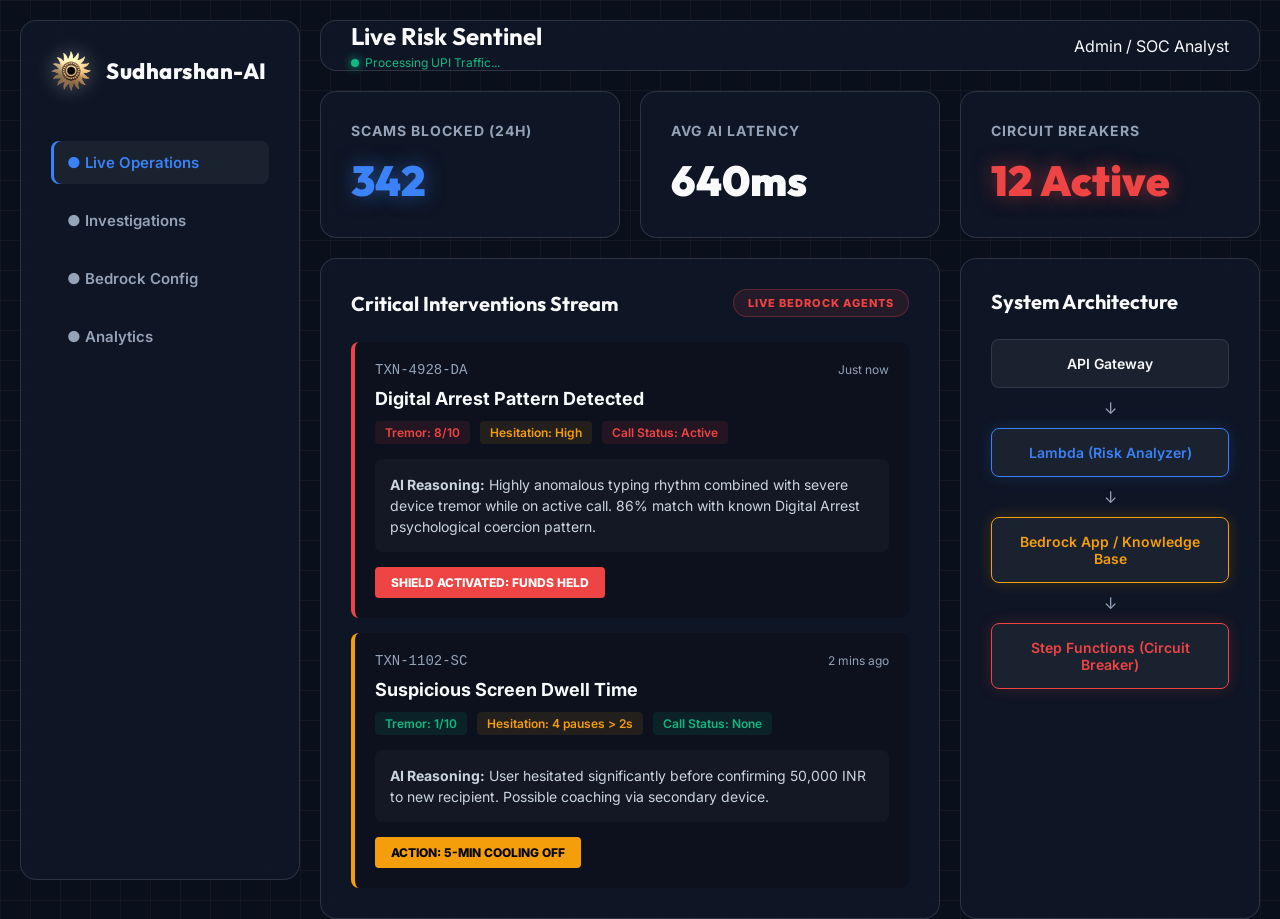
<file: src/web/dashboard/index.html>
<!DOCTYPE html>
<html lang="en">

<head>
    <meta charset="UTF-8">
    <meta name="viewport" content="width=device-width, initial-scale=1.0">
    <title>Sudharshan-AI | Admin Risk Dashboard</title>
    <link rel="stylesheet" href="index.css">
    <link
        href="https://fonts.googleapis.com/css2?family=Inter:wght@300;400;600;800&family=Outfit:wght@400;700;900&display=swap"
        rel="stylesheet">
</head>

<body>
    <div class="dashboard-wrapper">
        <!-- Sidebar -->
        <aside class="sidebar glass-panel">
            <div class="logo-area">
                <img src="../../../docs/assets/logo-transparent.png" alt="Logo" class="glow-logo">
                <h1 class="brand-name">Sudharshan-AI</h1>
            </div>
            <nav class="side-nav">
                <a href="#" class="nav-item active">● Live Operations</a>
                <a href="#" class="nav-item">● Investigations</a>
                <a href="#" class="nav-item">● Bedrock Config</a>
                <a href="#" class="nav-item">● Analytics</a>
            </nav>
        </aside>

        <!-- Main Content -->
        <main class="main-content">
            <header class="top-nav glass-panel">
                <div class="nav-title">
                    <h2>Live Risk Sentinel</h2>
                    <span class="pulse-indicator">Processing UPI Traffic...</span>
                </div>
                <div class="user-profile">
                    Admin / SOC Analyst
                </div>
            </header>

            <div class="grid-layout">
                <!-- Metrics -->
                <div class="metric-card glass-panel">
                    <h3>Scams Blocked (24h)</h3>
                    <div class="metric-value text-accent">342</div>
                </div>
                <div class="metric-card glass-panel">
                    <h3>Avg AI Latency</h3>
                    <div class="metric-value">640ms</div>
                </div>
                <div class="metric-card glass-panel">
                    <h3>Circuit Breakers</h3>
                    <div class="metric-value text-danger">12 Active</div>
                </div>

                <!-- Live Stream -->
                <div class="live-stream glass-panel grid-span-2">
                    <div class="section-header">
                        <h3>Critical Interventions Stream</h3>
                        <div class="badge-danger">LIVE BEDROCK AGENTS</div>
                    </div>

                    <div class="incident-list">
                        <!-- Mocked Incident 1 -->
                        <div class="incident-card critical">
                            <div class="incident-header">
                                <span class="session-id">TXN-4928-DA</span>
                                <span class="timestamp">Just now</span>
                            </div>
                            <div class="incident-body">
                                <h4>Digital Arrest Pattern Detected</h4>
                                <div class="telemetry-bar">
                                    <span class="telemetry-item danger">Tremor: 8/10</span>
                                    <span class="telemetry-item warning">Hesitation: High</span>
                                    <span class="telemetry-item danger">Call Status: Active</span>
                                </div>
                                <div class="ai-reasoning">
                                    <strong>AI Reasoning:</strong> Highly anomalous typing rhythm combined with severe
                                    device tremor while on active call. 86% match with known Digital Arrest
                                    psychological coercion pattern.
                                </div>
                            </div>
                            <div class="incident-footer">
                                <span class="action-taken badge-hold">SHIELD ACTIVATED: FUNDS HELD</span>
                            </div>
                        </div>

                        <!-- Mocked Incident 2 -->
                        <div class="incident-card warning">
                            <div class="incident-header">
                                <span class="session-id">TXN-1102-SC</span>
                                <span class="timestamp">2 mins ago</span>
                            </div>
                            <div class="incident-body">
                                <h4>Suspicious Screen Dwell Time</h4>
                                <div class="telemetry-bar">
                                    <span class="telemetry-item safe">Tremor: 1/10</span>
                                    <span class="telemetry-item warning">Hesitation: 4 pauses > 2s</span>
                                    <span class="telemetry-item safe">Call Status: None</span>
                                </div>
                                <div class="ai-reasoning">
                                    <strong>AI Reasoning:</strong> User hesitated significantly before confirming 50,000
                                    INR to new recipient. Possible coaching via secondary device.
                                </div>
                            </div>
                            <div class="incident-footer">
                                <span class="action-taken badge-delay">ACTION: 5-MIN COOLING OFF</span>
                            </div>
                        </div>
                    </div>
                </div>

                <!-- AWS Architecture Info -->
                <div class="arch-card glass-panel">
                    <h3>System Architecture</h3>
                    <div class="arch-diagram-mock">
                        <div class="aws-node">API Gateway</div>
                        <div class="arrow">↓</div>
                        <div class="aws-node hl">Lambda (Risk Analyzer)</div>
                        <div class="arrow">↓</div>
                        <div class="aws-node hl-gold">Bedrock App / Knowledge Base</div>
                        <div class="arrow">↓</div>
                        <div class="aws-node hl-danger">Step Functions (Circuit Breaker)</div>
                    </div>
                </div>
            </div>
        </main>
    </div>
</body>

</html>
</file>
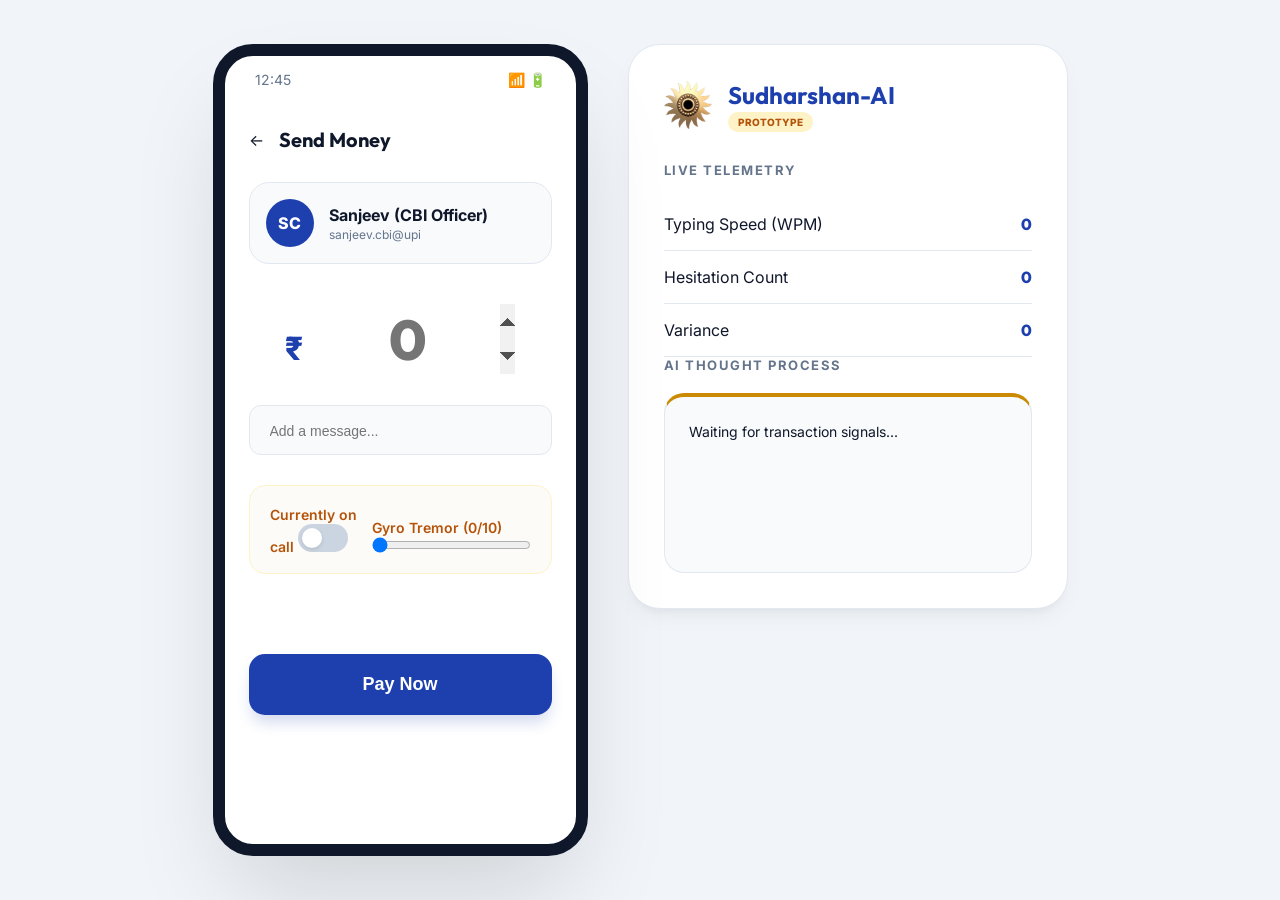
<file: src/web/simulator/index.html>
<!DOCTYPE html>
<html lang="en">

<head>
    <meta charset="UTF-8">
    <meta name="viewport" content="width=device-width, initial-scale=1.0">
    <title>Sudharshan-AI | UPI Simulator</title>
    <link rel="stylesheet" href="index.css">
    <link href="https://fonts.googleapis.com/css2?family=Inter:wght@400;600;800&family=Outfit:wght@400;700&display=swap"
        rel="stylesheet">
</head>

<body>
    <div class="app-container">
        <!-- UPI Phone Mockup -->
        <div class="phone-mockup">
            <div class="status-bar">
                <span>12:45</span>
                <div class="icons">📶 🔋</div>
            </div>

            <div class="app-content" id="simulator-screen">
                <header>
                    <div class="back-btn">←</div>
                    <h1>Send Money</h1>
                </header>

                <div class="recipient-card">
                    <div class="avatar">SC</div>
                    <div class="info">
                        <h2>Sanjeev (CBI Officer)</h2>
                        <p>sanjeev.cbi@upi</p>
                    </div>
                </div>

                <div class="amount-container">
                    <span class="currency">₹</span>
                    <input type="number" id="amount-input" placeholder="0" autofocus>
                </div>

                <div class="note-container">
                    <input type="text" id="note-input" placeholder="Add a message...">
                </div>

                <div class="security-flags">
                    <div class="flag-row">
                        <span class="label">Currently on call</span>
                        <label class="switch">
                            <input type="checkbox" id="on-call-toggle">
                            <span class="slider round"></span>
                        </label>
                    </div>
                    <div class="flag-row" style="margin-top: 15px;">
                        <span class="label">Gyro Tremor (<span id="tremor-val">0</span>/10)</span>
                        <input type="range" id="tremor-slider" min="0" max="10" value="0" style="width: 100%;">
                    </div>
                </div>

                <button id="pay-btn" class="primary-btn">Pay Now</button>
            </div>

            <!-- Risk Modal -->
            <div id="risk-modal" class="modal hidden">
                <div class="modal-content">
                    <div class="risk-ring">
                        <svg viewBox="0 0 36 36" class="circular-chart">
                            <path class="circle-bg"
                                d="M18 2.0845 a 15.9155 15.9155 0 0 1 0 31.831 a 15.9155 15.9155 0 0 1 0 -31.831" />
                            <path class="circle" id="risk-circle" stroke-dasharray="0, 100"
                                d="M18 2.0845 a 15.9155 15.9155 0 0 1 0 31.831 a 15.9155 15.9155 0 0 1 0 -31.831" />
                            <text x="18" y="20.35" class="percentage" id="risk-value">0%</text>
                        </svg>
                    </div>
                    <h3 id="risk-title">Analyzing...</h3>
                    <p id="risk-reason">Checking for signs of psychological coercion.</p>
                    <div class="modal-actions">
                        <button id="modal-close" class="secondary-btn">Close</button>
                    </div>
                </div>
            </div>
        </div>

        <!-- Sidebar Dashboard -->
        <div class="dashboard-panel">
            <div class="panel-header">
                <img src="../../../docs/assets/logo-transparent.png" alt="Logo" width="48">
                <div>
                    <h2>Sudharshan-AI</h2>
                    <span class="badge">PROTOTYPE</span>
                </div>
            </div>

            <div class="live-telemetry">
                <h3>Live Telemetry</h3>
                <div class="stat">
                    <span>Typing Speed (WPM)</span>
                    <span id="stat-wpm">0</span>
                </div>
                <div class="stat">
                    <span>Hesitation Count</span>
                    <span id="stat-hesitations">0</span>
                </div>
                <div class="stat">
                    <span>Variance</span>
                    <span id="stat-variance">0</span>
                </div>
            </div>

            <div class="bedrock-thought">
                <h3>AI Thought Process</h3>
                <div class="thought-bubble" id="ai-thought">
                    Waiting for transaction signals...
                </div>
            </div>
        </div>
    </div>

    <script src="simulator.js"></script>
</body>

</html>
</file>
<file: src/web/dashboard/index.css>
:root {
    --bg-dark: #0a0f1c;
    --glass-bg: rgba(17, 25, 40, 0.75);
    --glass-border: rgba(255, 255, 255, 0.125);

    --accent: #3b82f6;
    /* Bright Blue */
    --accent-glow: rgba(59, 130, 246, 0.5);

    --danger: #ef4444;
    --danger-bg: rgba(239, 68, 68, 0.1);

    --warning: #f59e0b;
    --warning-bg: rgba(245, 158, 11, 0.1);

    --safe: #10b981;
    --safe-bg: rgba(16, 185, 129, 0.1);

    --text-primary: #f8fafc;
    --text-secondary: #94a3b8;
}

* {
    margin: 0;
    padding: 0;
    box-sizing: border-box;
}

body {
    background-color: var(--bg-dark);
    /* Deep grid background to look like a SOC */
    background-image:
        linear-gradient(rgba(255, 255, 255, 0.03) 1px, transparent 1px),
        linear-gradient(90deg, rgba(255, 255, 255, 0.03) 1px, transparent 1px);
    background-size: 30px 30px;
    color: var(--text-primary);
    font-family: 'Inter', sans-serif;
    min-height: 100vh;
}

.glass-panel {
    background: var(--glass-bg);
    backdrop-filter: blur(16px);
    -webkit-backdrop-filter: blur(16px);
    border: 1px solid var(--glass-border);
    border-radius: 16px;
}

.dashboard-wrapper {
    display: flex;
    height: 100vh;
    padding: 20px;
    gap: 20px;
}

/* Sidebar */
.sidebar {
    width: 280px;
    display: flex;
    flex-direction: column;
    padding: 30px;
}

.logo-area {
    display: flex;
    align-items: center;
    gap: 15px;
    margin-bottom: 50px;
}

.glow-logo {
    width: 40px;
    filter: drop-shadow(0 0 10px rgba(255, 255, 255, 0.3));
}

.brand-name {
    font-family: 'Outfit', sans-serif;
    font-size: 22px;
    font-weight: 800;
    letter-spacing: 0.5px;
}

.side-nav {
    display: flex;
    flex-direction: column;
    gap: 15px;
}

.nav-item {
    color: var(--text-secondary);
    text-decoration: none;
    font-size: 15px;
    font-weight: 600;
    padding: 12px 16px;
    border-radius: 8px;
    transition: all 0.3s;
}

.nav-item:hover,
.nav-item.active {
    background: rgba(255, 255, 255, 0.05);
    color: var(--accent);
    box-shadow: inset 3px 0 0 var(--accent);
}

/* Main Content */
.main-content {
    flex: 1;
    display: flex;
    flex-direction: column;
    gap: 20px;
}

.top-nav {
    height: 80px;
    display: flex;
    justify-content: space-between;
    align-items: center;
    padding: 0 30px;
}

.nav-title h2 {
    font-family: 'Outfit', sans-serif;
    font-size: 24px;
    margin-bottom: 4px;
}

.pulse-indicator {
    font-size: 12px;
    color: var(--safe);
    display: flex;
    align-items: center;
    gap: 6px;
}

.pulse-indicator::before {
    content: '';
    display: block;
    width: 8px;
    height: 8px;
    border-radius: 50%;
    background: var(--safe);
    box-shadow: 0 0 10px var(--safe);
    animation: pulse 1.5s infinite;
}

@keyframes pulse {
    0% {
        opacity: 1;
        transform: scale(1);
    }

    50% {
        opacity: 0.4;
        transform: scale(1.2);
    }

    100% {
        opacity: 1;
        transform: scale(1);
    }
}

/* Grid */
.grid-layout {
    display: grid;
    grid-template-columns: repeat(3, 1fr);
    grid-template-rows: auto 1fr;
    gap: 20px;
    flex: 1;
}

.metric-card {
    padding: 30px;
    display: flex;
    flex-direction: column;
    justify-content: center;
}

.metric-card h3 {
    color: var(--text-secondary);
    font-size: 14px;
    text-transform: uppercase;
    letter-spacing: 1px;
    margin-bottom: 15px;
}

.metric-value {
    font-family: 'Outfit', sans-serif;
    font-size: 42px;
    font-weight: 900;
}

.text-accent {
    color: var(--accent);
    text-shadow: 0 0 20px var(--accent-glow);
}

.text-danger {
    color: var(--danger);
    text-shadow: 0 0 20px rgba(239, 68, 68, 0.5);
}

/* Live Stream */
.grid-span-2 {
    grid-column: span 2;
}

.live-stream {
    padding: 30px;
    display: flex;
    flex-direction: column;
    overflow: hidden;
}

.section-header {
    display: flex;
    justify-content: space-between;
    align-items: center;
    margin-bottom: 25px;
}

.section-header h3 {
    font-family: 'Outfit', sans-serif;
    font-size: 20px;
}

.badge-danger {
    background: var(--danger-bg);
    color: var(--danger);
    padding: 6px 14px;
    border-radius: 100px;
    font-size: 11px;
    font-weight: 800;
    letter-spacing: 1px;
    border: 1px solid rgba(239, 68, 68, 0.3);
}

.incident-list {
    display: flex;
    flex-direction: column;
    gap: 15px;
    overflow-y: auto;
}

.incident-card {
    background: rgba(0, 0, 0, 0.2);
    border-left: 4px solid transparent;
    padding: 20px;
    border-radius: 8px;
}

.incident-card.critical {
    border-left-color: var(--danger);
}

.incident-card.warning {
    border-left-color: var(--warning);
}

.incident-header {
    display: flex;
    justify-content: space-between;
    margin-bottom: 10px;
}

.session-id {
    font-family: monospace;
    font-size: 14px;
    color: var(--text-secondary);
}

.timestamp {
    font-size: 12px;
    color: var(--text-secondary);
}

.incident-body h4 {
    font-size: 18px;
    margin-bottom: 12px;
}

.telemetry-bar {
    display: flex;
    gap: 10px;
    margin-bottom: 15px;
}

.telemetry-item {
    font-size: 12px;
    padding: 4px 10px;
    border-radius: 4px;
    font-weight: 600;
}

.telemetry-item.danger {
    background: var(--danger-bg);
    color: var(--danger);
}

.telemetry-item.warning {
    background: var(--warning-bg);
    color: var(--warning);
}

.telemetry-item.safe {
    background: var(--safe-bg);
    color: var(--safe);
}

.ai-reasoning {
    font-size: 14px;
    line-height: 1.5;
    color: #cbd5e1;
    background: rgba(255, 255, 255, 0.03);
    padding: 15px;
    border-radius: 8px;
    margin-bottom: 15px;
}

.action-taken {
    display: inline-block;
    padding: 8px 16px;
    border-radius: 4px;
    font-size: 12px;
    font-weight: 800;
}

.badge-hold {
    background: var(--danger);
    color: white;
}

.badge-delay {
    background: var(--warning);
    color: black;
}

/* Arch Card */
.arch-card {
    padding: 30px;
}

.arch-card h3 {
    font-family: 'Outfit', sans-serif;
    font-size: 20px;
    margin-bottom: 25px;
}

.arch-diagram-mock {
    display: flex;
    flex-direction: column;
    gap: 10px;
    align-items: center;
}

.aws-node {
    width: 100%;
    padding: 15px;
    background: rgba(255, 255, 255, 0.05);
    border: 1px solid rgba(255, 255, 255, 0.1);
    border-radius: 8px;
    text-align: center;
    font-size: 14px;
    font-weight: 600;
}

.aws-node.hl {
    border-color: var(--accent);
    color: var(--accent);
    box-shadow: 0 0 15px rgba(59, 130, 246, 0.2);
}

.aws-node.hl-gold {
    border-color: #f59e0b;
    color: #f59e0b;
    box-shadow: 0 0 15px rgba(245, 158, 11, 0.2);
}

.aws-node.hl-danger {
    border-color: var(--danger);
    color: var(--danger);
    box-shadow: 0 0 15px rgba(239, 68, 68, 0.2);
}

.arrow {
    color: var(--text-secondary);
}
</file>
<file: src/web/simulator/index.css>
:root {
    --primary: #1e40af;
    /* Royal Blue */
    --accent: #b45309;
    /* Deep Gold/Amber */
    --gold: #ca8a04;
    /* Vibrant Gold */
    --bg-light: #f1f5f9;
    /* Light Slate Background */
    --bg-card: #ffffff;
    --text-main: #0f172a;
    /* Very Dark Blue/Gray */
    --text-muted: #64748b;
    --danger: #ef4444;
    --warning: #f59e0b;
    --success: #10b981;
    --border: #e2e8f0;
    --shadow: 0 10px 25px -5px rgba(0, 0, 0, 0.05), 0 8px 10px -6px rgba(0, 0, 0, 0.05);
}

* {
    box-sizing: border-box;
    margin: 0;
    padding: 0;
}

body {
    font-family: 'Inter', sans-serif;
    background-color: var(--bg-light);
    color: var(--text-main);
    display: flex;
    justify-content: center;
    align-items: center;
    min-height: 100vh;
}

.app-container {
    display: flex;
    gap: 40px;
    align-items: flex-start;
}

/* Phone Mockup */
.phone-mockup {
    width: 375px;
    height: 812px;
    background: #ffffff;
    border-radius: 40px;
    border: 12px solid #0f172a;
    position: relative;
    overflow: hidden;
    box-shadow: 0 50px 100px -20px rgba(0, 0, 0, 0.15);
}

.status-bar {
    padding: 15px 30px;
    display: flex;
    justify-content: space-between;
    font-size: 14px;
    color: var(--text-muted);
}

.app-content {
    padding: 24px;
}

header {
    display: flex;
    align-items: center;
    gap: 15px;
    margin-bottom: 30px;
}

header h1 {
    font-family: 'Outfit', sans-serif;
    font-size: 20px;
    color: var(--text-main);
}

.recipient-card {
    background: #f8fafc;
    padding: 16px;
    border-radius: 20px;
    display: flex;
    align-items: center;
    gap: 15px;
    margin-bottom: 40px;
    border: 1px solid var(--border);
}

.avatar {
    width: 48px;
    height: 48px;
    background: var(--primary);
    border-radius: 50%;
    display: flex;
    justify-content: center;
    align-items: center;
    font-weight: 800;
    color: white;
}

.info h2 {
    font-size: 16px;
    margin-bottom: 2px;
}

.info p {
    font-size: 12px;
    color: var(--text-muted);
}

.amount-container {
    text-align: center;
    margin-bottom: 30px;
}

.currency {
    font-size: 32px;
    font-weight: 800;
    color: var(--primary);
    margin-right: 8px;
}

#amount-input {
    background: transparent;
    border: none;
    color: var(--text-main);
    font-size: 56px;
    font-weight: 800;
    width: 200px;
    text-align: center;
    outline: none;
    font-family: 'Outfit', sans-serif;
}

.note-container {
    background: #f8fafc;
    padding: 14px 20px;
    border-radius: 12px;
    margin-bottom: 30px;
    border: 1px solid var(--border);
}

#note-input {
    background: transparent;
    border: none;
    color: var(--text-main);
    width: 100%;
    outline: none;
    font-size: 14px;
}

.security-flags {
    display: flex;
    justify-content: space-between;
    align-items: center;
    background: #fdfbf7;
    /* Light gold tint */
    padding: 16px 20px;
    border-radius: 16px;
    border: 1px solid #fef3c7;
    margin-top: 20px;
}

.security-flags .label {
    font-size: 14px;
    font-weight: 600;
    color: var(--accent);
}

/* Modern Toggle Switch */
.switch {
    position: relative;
    display: inline-block;
    width: 50px;
    height: 28px;
}

.switch input {
    opacity: 0;
    width: 0;
    height: 0;
    position: absolute;
}

.slider {
    position: absolute;
    cursor: pointer;
    top: 0;
    left: 0;
    right: 0;
    bottom: 0;
    background-color: #cbd5e1;
    transition: .4s;
}

.slider:before {
    position: absolute;
    content: "";
    height: 20px;
    width: 20px;
    left: 4px;
    bottom: 4px;
    background-color: white;
    transition: .4s;
    box-shadow: 0 2px 4px rgba(0, 0, 0, 0.1);
}

input:checked+.slider {
    background-color: var(--gold);
}

input:checked+.slider:before {
    transform: translateX(22px);
}

.slider.round {
    border-radius: 34px;
}

.slider.round:before {
    border-radius: 50%;
}

.primary-btn {
    width: 100%;
    padding: 20px;
    background: var(--primary);
    border: none;
    border-radius: 16px;
    color: white;
    font-weight: 800;
    font-size: 18px;
    cursor: pointer;
    transition: all 0.2s;
    margin-top: 80px;
    box-shadow: 0 10px 15px -3px rgba(30, 64, 175, 0.2);
}

.primary-btn:hover {
    background: #1e3a8a;
    transform: translateY(-1px);
}

.primary-btn:active {
    transform: scale(0.98);
}

/* Dashboard Panel */
.dashboard-panel {
    width: 440px;
    background: #ffffff;
    border-radius: 32px;
    padding: 35px;
    border: 1px solid var(--border);
    box-shadow: var(--shadow);
}

.panel-header {
    display: flex;
    align-items: center;
    gap: 16px;
    margin-bottom: 32px;
}

.panel-header h2 {
    font-size: 24px;
    font-family: 'Outfit', sans-serif;
    color: var(--primary);
}

.badge {
    background: #fef3c7;
    color: #b45309;
    font-size: 10px;
    padding: 4px 10px;
    border-radius: 100px;
    font-weight: 800;
}

.live-telemetry h3,
.bedrock-thought h3 {
    font-size: 13px;
    color: var(--text-muted);
    text-transform: uppercase;
    letter-spacing: 1.5px;
    margin-bottom: 20px;
    font-weight: 700;
}

.stat {
    display: flex;
    justify-content: space-between;
    padding: 16px 0;
    border-bottom: 1px solid var(--border);
}

.stat span:last-child {
    font-family: 'Outfit', sans-serif;
    font-weight: 800;
    color: var(--primary);
}

.thought-bubble {
    background: #f8fafc;
    padding: 24px;
    border-radius: 20px;
    font-size: 14px;
    line-height: 1.6;
    color: var(--text-main);
    border: 1px solid var(--border);
    border-top: 4px solid var(--gold);
    min-height: 180px;
}

/* Modal */
.modal {
    position: absolute;
    top: 0;
    left: 0;
    width: 100%;
    height: 100%;
    background: rgba(255, 255, 255, 0.98);
    display: flex;
    justify-content: center;
    align-items: center;
    z-index: 100;
    transition: all 0.4s ease;
}

.hidden {
    opacity: 0;
    pointer-events: none;
    transform: translateY(20px);
}

.modal-content {
    text-align: center;
    padding: 40px;
    width: 100%;
}

.risk-ring {
    width: 220px;
    height: 220px;
    margin: 0 auto 30px;
}

.circle-bg {
    fill: none;
    stroke: #f1f5f9;
    stroke-width: 3;
}

.circle {
    fill: none;
    stroke-width: 3;
    stroke-linecap: round;
    transition: stroke-dasharray 1s ease-in-out;
}

.percentage {
    fill: var(--text-main);
    font-family: 'Outfit', sans-serif;
    font-size: 8px;
    text-anchor: middle;
    font-weight: 900;
}

.modal-content h3 {
    font-family: 'Outfit', sans-serif;
    font-size: 32px;
    margin-bottom: 12px;
    font-weight: 800;
}

.modal-content p {
    color: var(--text-muted);
    font-size: 16px;
    line-height: 1.5;
    max-width: 280px;
    margin: 0 auto 30px;
}

.secondary-btn {
    background: #0f172a;
    color: white;
    border: none;
    padding: 16px 32px;
    border-radius: 12px;
    font-weight: 800;
    font-size: 16px;
    cursor: pointer;
    width: 100%;
}

@keyframes shake {
    0% { transform: translate(1px, 1px) rotate(0deg); }
    10% { transform: translate(-1px, -2px) rotate(-1deg); }
    20% { transform: translate(-3px, 0px) rotate(1deg); }
    30% { transform: translate(3px, 2px) rotate(0deg); }
    40% { transform: translate(1px, -1px) rotate(1deg); }
    50% { transform: translate(-1px, 2px) rotate(-1deg); }
    60% { transform: translate(-3px, 1px) rotate(0deg); }
    70% { transform: translate(3px, 1px) rotate(-1deg); }
    80% { transform: translate(-1px, -1px) rotate(1deg); }
    90% { transform: translate(1px, 2px) rotate(0deg); }
    100% { transform: translate(1px, -2px) rotate(-1deg); }
}
</file>
